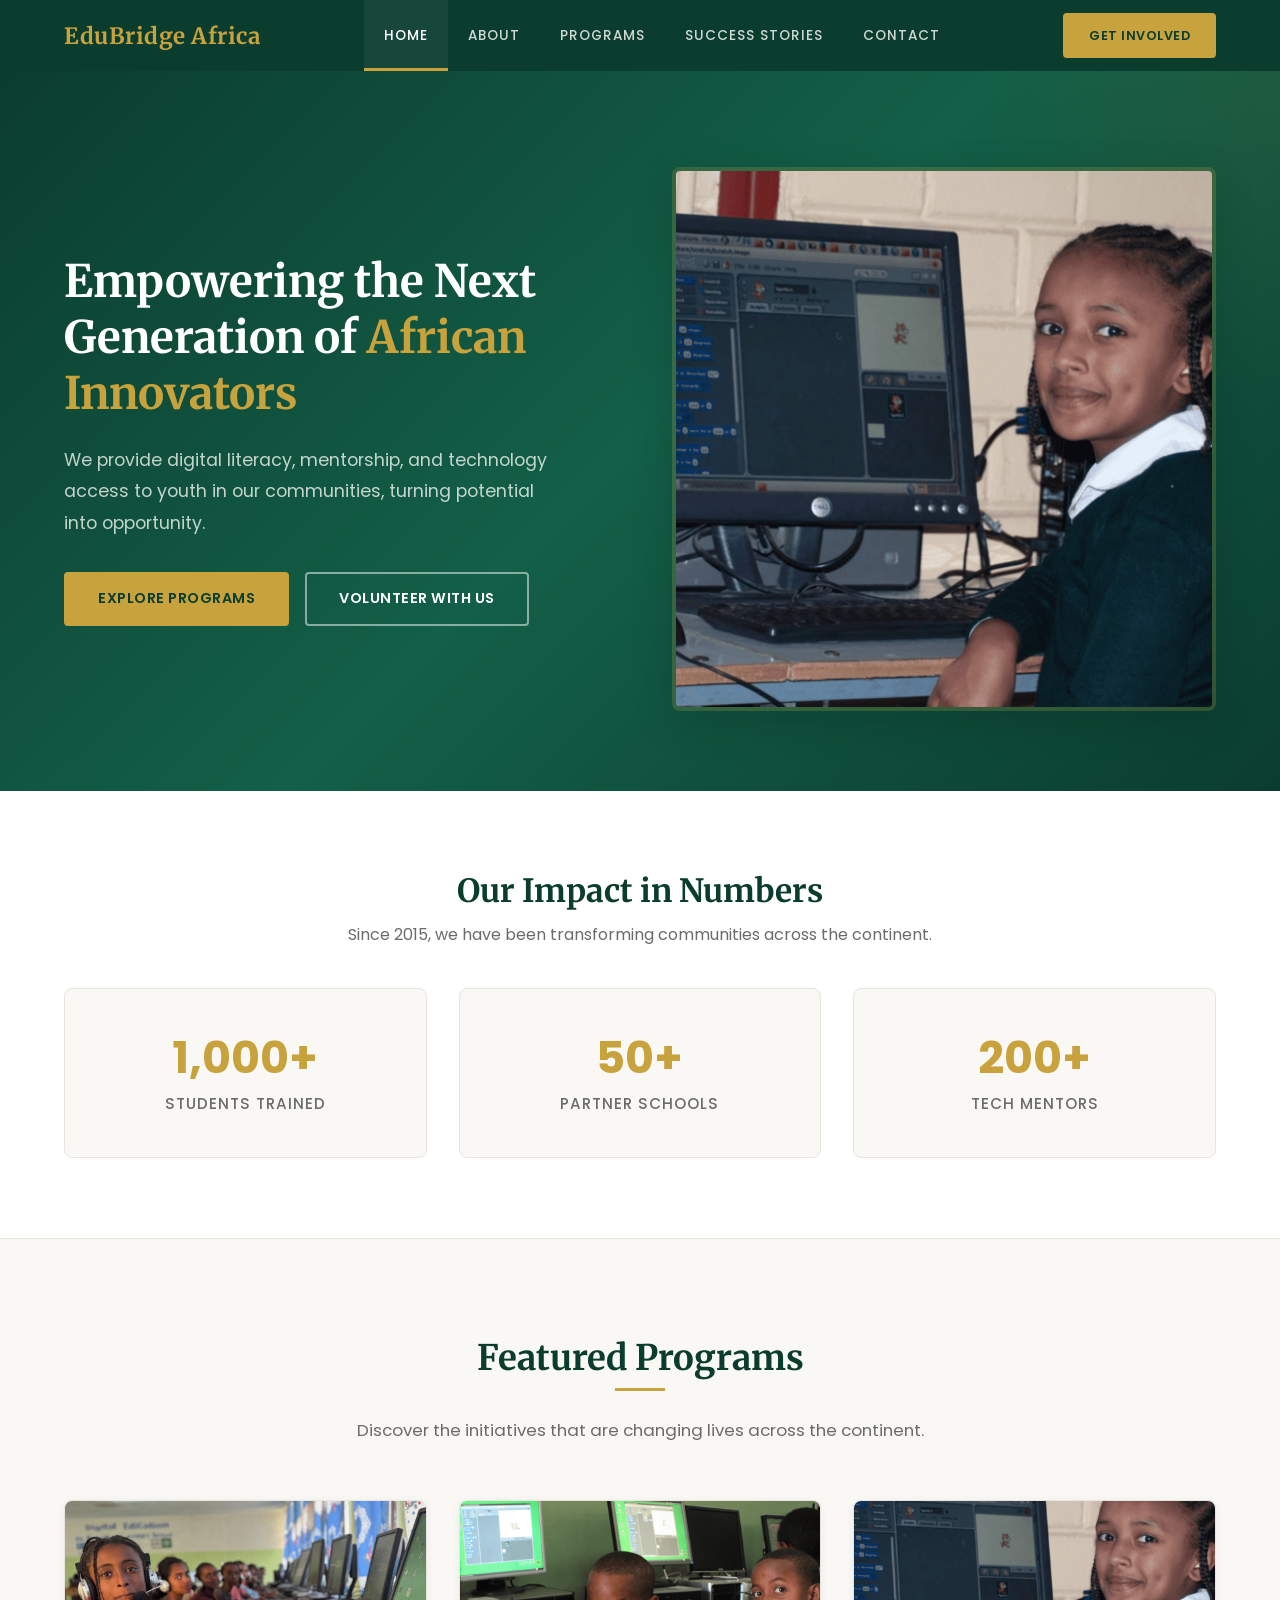
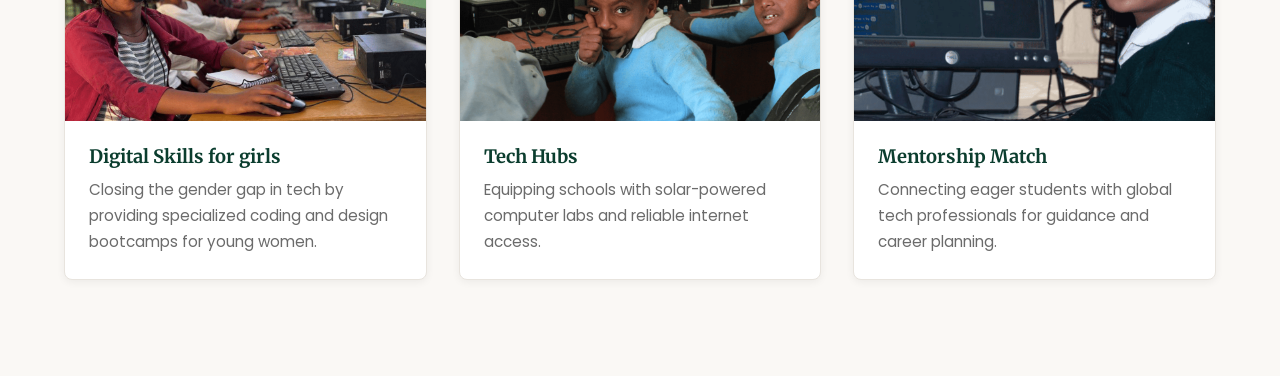
<file: index.html>
<!DOCTYPE html>
<html lang="en">

<head>
    <meta charset="UTF-8">
    <meta name="viewport" content="width=device-width, initial-scale=1.0">
    <meta name="description"
        content="EduBridge Africa empowers youth in rural communities with digital literacy, mentorship, and technology access. Bridging the digital divide across Africa.">
    <title>EduBridge Africa | Bridging the Digital Divide</title>
    <link rel="stylesheet" href="style.css">
    <link
        href="https://fonts.googleapis.com/css2?family=Merriweather:wght@400;700&family=Poppins:wght@300;400;500;600;700&display=swap"
        rel="stylesheet">
</head>

<body>

    <!-- Navigation -->
    <header class="navbar">
        <div class="container nav-container">
            <a href="index.html" class="logo">EduBridge Africa</a>
            <input type="checkbox" id="menu-toggle" class="menu-toggle sr-only">
            <label for="menu-toggle" class="hamburger" aria-label="Toggle navigation">
                <span></span>
                <span></span>
                <span></span>
            </label>
            <div class="nav-menu">
                <nav>
                    <ul class="nav-links">
                        <li><a href="index.html" class="active">Home</a></li>
                        <li><a href="about.html">About</a></li>
                        <li><a href="programs.html">Programs</a></li>
                        <li><a href="success.html">Success Stories</a></li>
                        <li><a href="contact.html">Contact</a></li>
                    </ul>
                </nav>
                <a href="involved.html" class="btn btn-primary nav-cta-mobile">Get Involved</a>
            </div>
            <div class="nav-cta">
                <a href="involved.html" class="btn btn-primary">Get Involved</a>
            </div>
            <label for="menu-toggle" class="nav-overlay"></label>
        </div>
    </header>

    <!-- Hero Section -->
    <section class="hero">
        <div class="container hero-content">
            <div class="hero-text">
                <h1>Empowering the Next Generation of <span>African Innovators</span></h1>
                <p>We provide digital literacy, mentorship, and technology access to youth in our communities, turning
                    potential into opportunity.</p>
                <div class="hero-buttons">
                    <a href="programs.html" class="btn btn-primary">Explore Programs</a>
                    <a href="involved.html" class="btn btn-outline-white">Volunteer With Us</a>
                </div>
            </div>
            <div class="hero-image">
                <img src="/images/Ethiopia.png" alt="A girl working with a computer">
            </div>
        </div>
    </section>

    <!-- Impact Stats -->
    <section class="impact">
        <div class="container">
            <h2>Our Impact in Numbers</h2>
            <p>Since 2015, we have been transforming communities across the continent.</p>
            <div class="impact-grid">
                <div class="impact-stat">
                    <h3>1,000+</h3>
                    <p>Students Trained</p>
                </div>
                <div class="impact-stat">
                    <h3>50+</h3>
                    <p>Partner Schools</p>
                </div>
                <div class="impact-stat">
                    <h3>200+</h3>
                    <p>Tech Mentors</p>
                </div>
            </div>
        </div>
    </section>

    <!-- Featured Programs -->
    <section class="programs-section">
        <div class="container">
            <div class="section-title">
                <h2>Featured Programs</h2>
                <p>Discover the initiatives that are changing lives across the continent.</p>
            </div>
            <div class="program-grid">
                <div class="card">
                    <div class="card-img-wrapper">
                        <img src="images/Bethlehem-Meretue.png" alt="girls coding on laptops">
                    </div>
                    <div class="card-content">
                        <h3>Digital Skills for girls</h3>
                        <p>Closing the gender gap in tech by providing specialized coding and design bootcamps for young
                            women.</p>
                    </div>
                </div>
                <div class="card">
                    <div class="card-img-wrapper">
                        <img src="images/Ethiopia2.png" alt="Solar-powered computer lab in a rural school">
                    </div>
                    <div class="card-content">
                        <h3>Tech Hubs</h3>
                        <p>Equipping schools with solar-powered computer labs and reliable internet access.</p>
                    </div>
                </div>
                <div class="card">
                    <div class="card-img-wrapper">
                        <img src="images/Ethiopia.png" alt="Student on a video mentorship call">
                    </div>
                    <div class="card-content">
                        <h3>Mentorship Match</h3>
                        <p>Connecting eager students with global tech professionals for guidance and career planning.
                        </p>
                    </div>
                </div>
            </div>
        </div>
    </section>



</body>

</html>
</file>
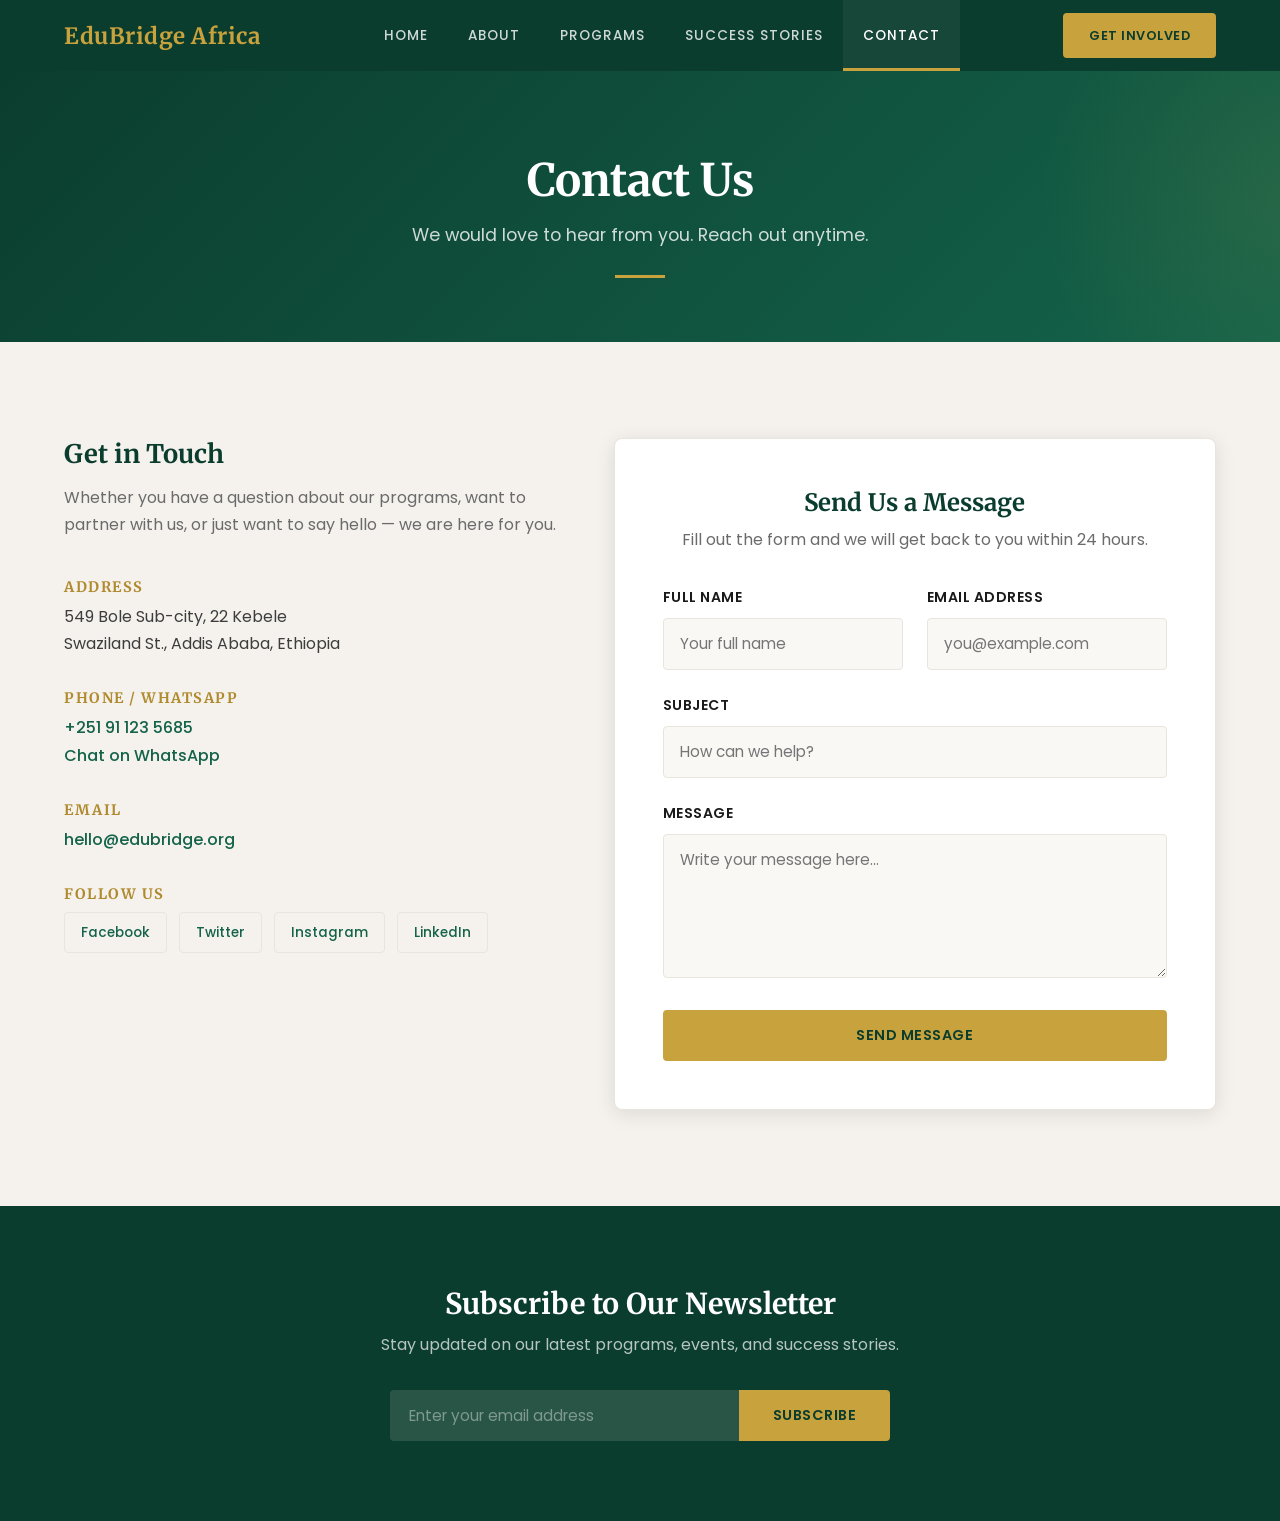
<file: contact.html>
<!DOCTYPE html>
<html lang="en">

<head>
    <meta charset="UTF-8">
    <meta name="viewport" content="width=device-width, initial-scale=1.0">
    <meta name="description"
        content="Contact EduBridge Africa. Reach us by phone, WhatsApp, or email. Sign up for our newsletter.">
    <title>Contact Us | EduBridge Africa</title>
    <link rel="stylesheet" href="style.css">
    <link
        href="https://fonts.googleapis.com/css2?family=Merriweather:wght@400;700&family=Poppins:wght@300;400;500;600;700&display=swap"
        rel="stylesheet">
</head>

<body>

    <!-- Navigation -->
    <header class="navbar">
        <div class="container nav-container">
            <a href="index.html" class="logo">EduBridge Africa</a>
            <input type="checkbox" id="menu-toggle" class="menu-toggle sr-only">
            <label for="menu-toggle" class="hamburger" aria-label="Toggle navigation">
                <span></span>
                <span></span>
                <span></span>
            </label>
            <div class="nav-menu">
                <nav>
                    <ul class="nav-links">
                        <li><a href="index.html">Home</a></li>
                        <li><a href="about.html">About</a></li>
                        <li><a href="programs.html">Programs</a></li>
                        <li><a href="success.html">Success Stories</a></li>
                        <li><a href="contact.html" class="active">Contact</a></li>
                    </ul>
                </nav>
                <a href="involved.html" class="btn btn-primary nav-cta-mobile">Get Involved</a>
            </div>
            <div class="nav-cta">
                <a href="involved.html" class="btn btn-primary">Get Involved</a>
            </div>
            <label for="menu-toggle" class="nav-overlay"></label>
        </div>
    </header>

    <!-- Page Header -->
    <section class="page-header">
        <div class="container">
            <h1>Contact Us</h1>
            <p>We would love to hear from you. Reach out anytime.</p>
            <div class="accent-bar"></div>
        </div>
    </section>

    <!-- Contact Section -->
    <section class="form-section">
        <div class="container">
            <div class="contact-layout">

                <!-- Contact Info -->
                <div class="contact-info">
                    <h2>Get in Touch</h2>
                    <p>Whether you have a question about our programs, want to partner with us, or just want to say
                        hello — we are here for you.</p>

                    <div class="contact-item">
                        <h3>Address</h3>
                        <p>549 Bole Sub-city, 22 Kebele<br>Swaziland St., Addis Ababa, Ethiopia</p>
                    </div>

                    <div class="contact-item">
                        <h3>Phone / WhatsApp</h3>
                        <p><a href="tel:+251911235685">+251 91 123 5685</a></p>
                        <p><a href="https://wa.me/251911235685">Chat on WhatsApp</a></p>
                    </div>

                    <div class="contact-item">
                        <h3>Email</h3>
                        <p><a href="mailto:hello@edubridge.org">hello@edubridge.org</a></p>
                    </div>

                    <div class="contact-item">
                        <h3>Follow Us</h3>
                        <div class="social-links">
                            <a href="#" class="social-link">Facebook</a>
                            <a href="#" class="social-link">Twitter</a>
                            <a href="#" class="social-link">Instagram</a>
                            <a href="#" class="social-link">LinkedIn</a>
                        </div>
                    </div>
                </div>

                <!-- Contact Form -->
                <div class="form-container">
                    <h2>Send Us a Message</h2>
                    <p>Fill out the form and we will get back to you within 24 hours.</p>
                    <form>
                        <div class="form-row">
                            <div class="form-group">
                                <label for="contact-name">Full Name</label>
                                <input type="text" id="contact-name" name="name" placeholder="Your full name" required>
                            </div>
                            <div class="form-group">
                                <label for="contact-email">Email Address</label>
                                <input type="email" id="contact-email" name="email" placeholder="you@example.com"
                                    required>
                            </div>
                        </div>
                        <div class="form-group">
                            <label for="contact-subject">Subject</label>
                            <input type="text" id="contact-subject" name="subject" placeholder="How can we help?"
                                required>
                        </div>
                        <div class="form-group">
                            <label for="contact-message">Message</label>
                            <textarea id="contact-message" name="message" rows="5"
                                placeholder="Write your message here..."></textarea>
                        </div>
                        <button type="submit" class="btn btn-primary" style="width:100%; text-align:center;">Send
                            Message</button>
                    </form>
                </div>

            </div>
        </div>
    </section>

    <!-- Newsletter -->
    <section class="newsletter-section">
        <div class="container">
            <h2>Subscribe to Our Newsletter</h2>
            <p>Stay updated on our latest programs, events, and success stories.</p>
            <form class="newsletter-form-inline">
                <label for="nl-email" class="sr-only">Email Address</label>
                <input type="email" id="nl-email" name="email" placeholder="Enter your email address" required>
                <button type="submit" class="btn btn-primary">Subscribe</button>
            </form>
        </div>
    </section>



</body>

</html>
</file>
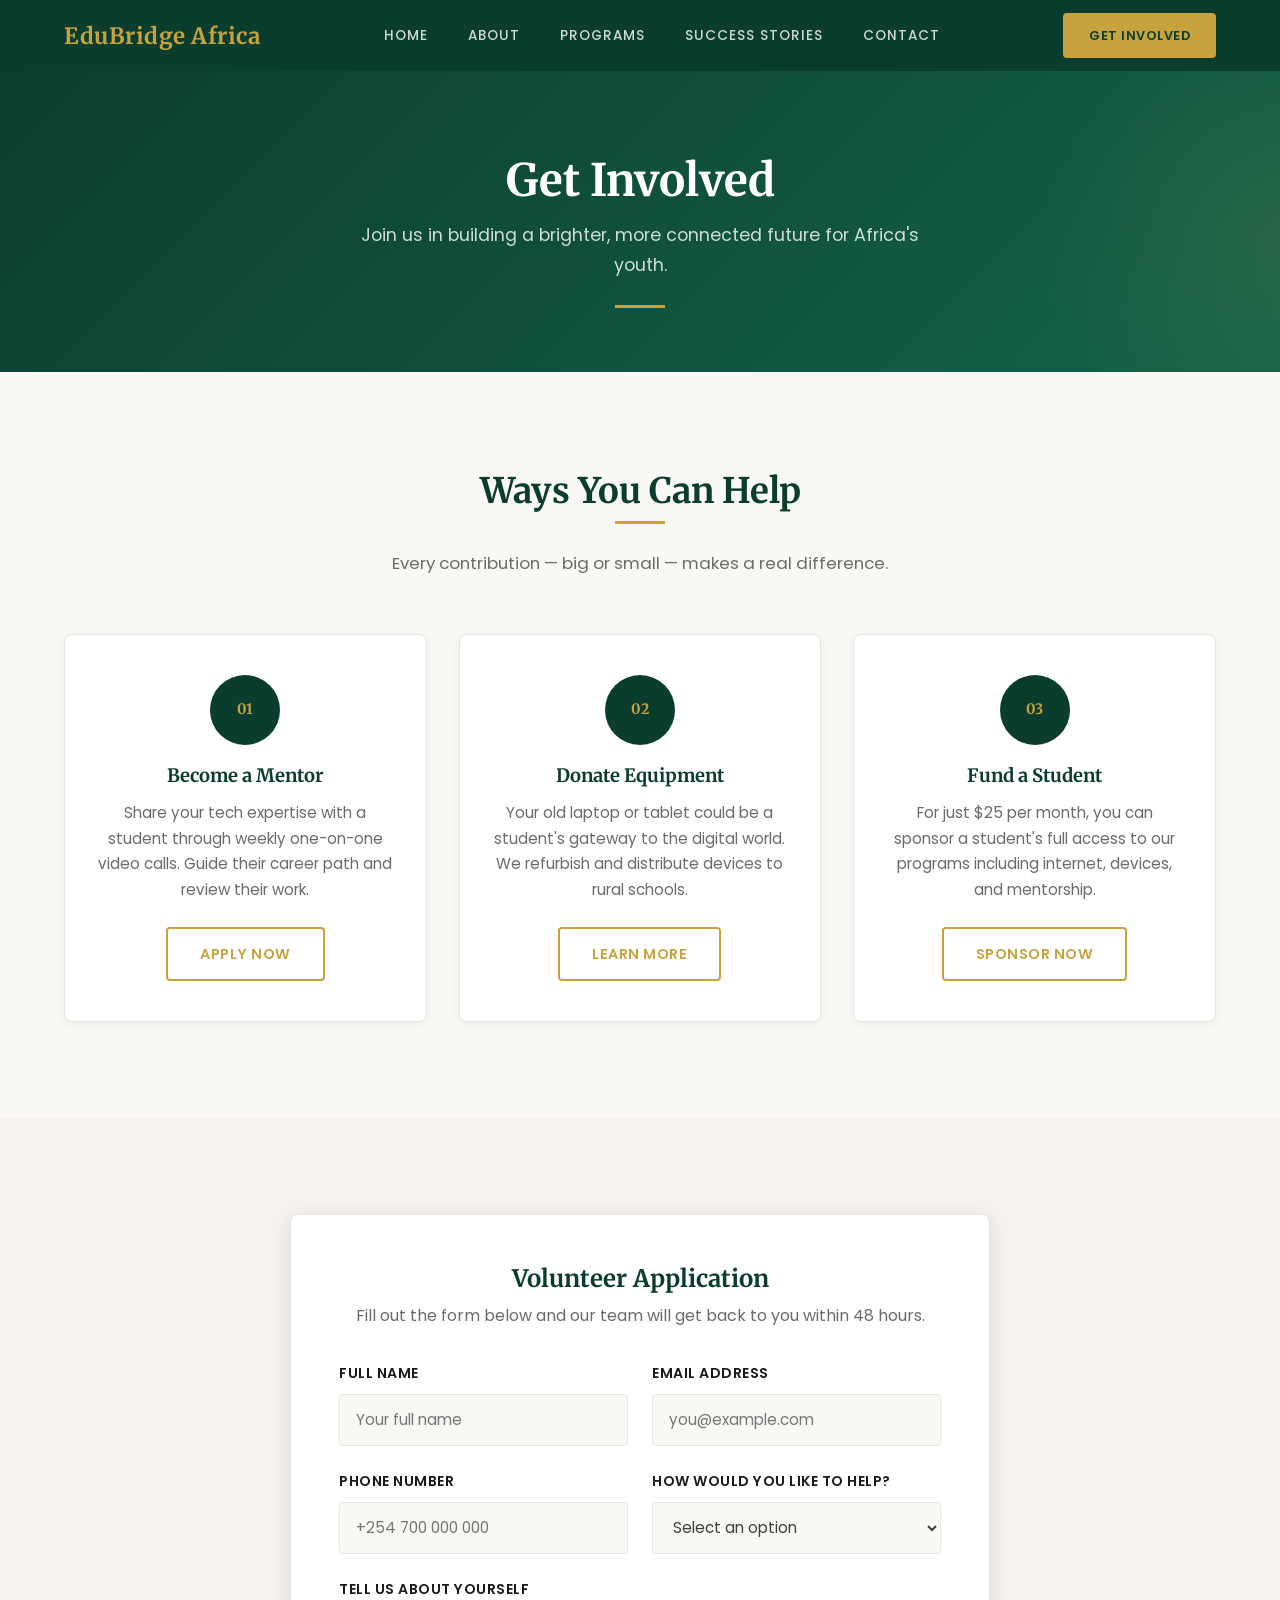
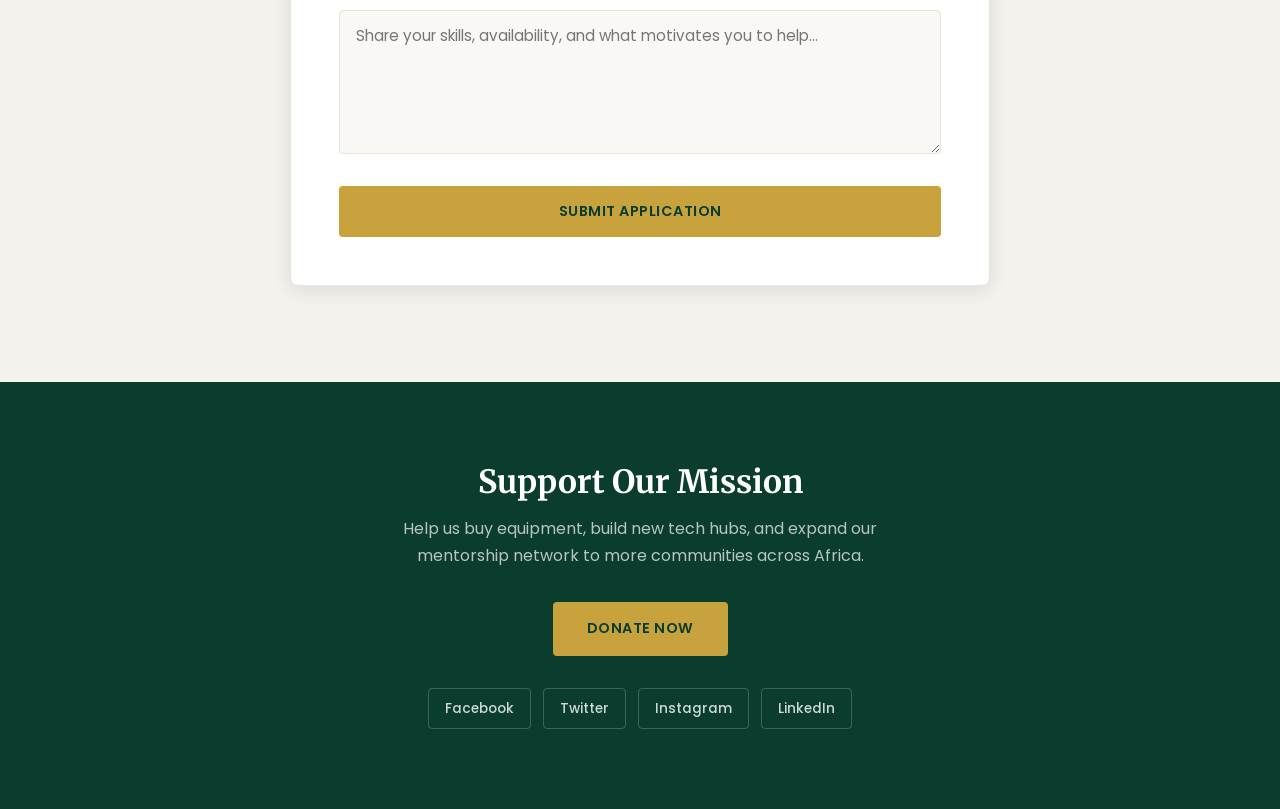
<file: involved.html>
<!DOCTYPE html>
<html lang="en">
<head>
    <meta charset="UTF-8">
    <meta name="viewport" content="width=device-width, initial-scale=1.0">
    <meta name="description" content="Get involved with EduBridge Africa. Volunteer your skills, donate equipment, or become a mentor to help bridge the digital divide.">
    <title>Get Involved | EduBridge Africa</title>
    <link rel="stylesheet" href="style.css">
    <link href="https://fonts.googleapis.com/css2?family=Merriweather:wght@400;700&family=Poppins:wght@300;400;500;600;700&display=swap" rel="stylesheet">
</head>
<body>

    <!-- Navigation -->
    <header class="navbar">
        <div class="container nav-container">
            <a href="index.html" class="logo">EduBridge Africa</a>
            <input type="checkbox" id="menu-toggle" class="menu-toggle sr-only">
            <label for="menu-toggle" class="hamburger" aria-label="Toggle navigation">
                <span></span>
                <span></span>
                <span></span>
            </label>
            <div class="nav-menu">
                <nav>
                    <ul class="nav-links">
                        <li><a href="index.html">Home</a></li>
                        <li><a href="about.html">About</a></li>
                        <li><a href="programs.html">Programs</a></li>
                        <li><a href="success.html">Success Stories</a></li>
                        <li><a href="contact.html">Contact</a></li>
                    </ul>
                </nav>
                <a href="involved.html" class="btn btn-primary nav-cta-mobile">Get Involved</a>
            </div>
            <div class="nav-cta">
                <a href="involved.html" class="btn btn-primary">Get Involved</a>
            </div>
            <label for="menu-toggle" class="nav-overlay"></label>
        </div>
    </header>

    <!-- Page Header -->
    <section class="page-header">
        <div class="container">
            <h1>Get Involved</h1>
            <p>Join us in building a brighter, more connected future for Africa's youth.</p>
            <div class="accent-bar"></div>
        </div>
    </section>

    <!-- Ways to Help -->
    <section class="ways-section">
        <div class="container">
            <div class="section-title">
                <h2>Ways You Can Help</h2>
                <p>Every contribution — big or small — makes a real difference.</p>
            </div>
            <div class="ways-grid">
                <div class="way-card">
                    <div class="way-icon">01</div>
                    <h3>Become a Mentor</h3>
                    <p>Share your tech expertise with a student through weekly one-on-one video calls. Guide their career path and review their work.</p>
                    <a href="#volunteer-form" class="btn btn-secondary">Apply Now</a>
                </div>
                <div class="way-card">
                    <div class="way-icon">02</div>
                    <h3>Donate Equipment</h3>
                    <p>Your old laptop or tablet could be a student's gateway to the digital world. We refurbish and distribute devices to rural schools.</p>
                    <a href="#volunteer-form" class="btn btn-secondary">Learn More</a>
                </div>
                <div class="way-card">
                    <div class="way-icon">03</div>
                    <h3>Fund a Student</h3>
                    <p>For just $25 per month, you can sponsor a student's full access to our programs including internet, devices, and mentorship.</p>
                    <a href="#donate" class="btn btn-secondary">Sponsor Now</a>
                </div>
            </div>
        </div>
    </section>

    <!-- Volunteer Form -->
    <section class="form-section" id="volunteer-form">
        <div class="container">
            <div class="form-container">
                <h2>Volunteer Application</h2>
                <p>Fill out the form below and our team will get back to you within 48 hours.</p>
                <form>
                    <div class="form-row">
                        <div class="form-group">
                            <label for="vol-name">Full Name</label>
                            <input type="text" id="vol-name" name="name" placeholder="Your full name" required>
                        </div>
                        <div class="form-group">
                            <label for="vol-email">Email Address</label>
                            <input type="email" id="vol-email" name="email" placeholder="you@example.com" required>
                        </div>
                    </div>
                    <div class="form-row">
                        <div class="form-group">
                            <label for="vol-phone">Phone Number</label>
                            <input type="tel" id="vol-phone" name="phone" placeholder="+254 700 000 000">
                        </div>
                        <div class="form-group">
                            <label for="vol-role">How Would You Like to Help?</label>
                            <select id="vol-role" name="role" required>
                                <option value="" disabled selected>Select an option</option>
                                <option value="mentor">Become a Mentor</option>
                                <option value="donate-equipment">Donate Equipment</option>
                                <option value="fund">Fund a Student</option>
                                <option value="volunteer-onsite">Volunteer On-Site</option>
                                <option value="other">Other</option>
                            </select>
                        </div>
                    </div>
                    <div class="form-group">
                        <label for="vol-message">Tell Us About Yourself</label>
                        <textarea id="vol-message" name="message" rows="5" placeholder="Share your skills, availability, and what motivates you to help..."></textarea>
                    </div>
                    <button type="submit" class="btn btn-primary" style="width:100%; text-align:center;">Submit Application</button>
                </form>
            </div>
        </div>
    </section>

    <!-- Donation CTA -->
    <section class="donation-section" id="donate">
        <div class="container">
            <h2>Support Our Mission</h2>
            <p>Help us buy equipment, build new tech hubs, and expand our mentorship network to more communities across Africa.</p>
            <a href="#" class="btn btn-primary">Donate Now</a>
            <div class="social-links" style="margin-top:2rem; justify-content:center;">
                <a href="#" class="social-link" style="border-color:rgba(255,255,255,0.2); color:rgba(255,255,255,0.8);">Facebook</a>
                <a href="#" class="social-link" style="border-color:rgba(255,255,255,0.2); color:rgba(255,255,255,0.8);">Twitter</a>
                <a href="#" class="social-link" style="border-color:rgba(255,255,255,0.2); color:rgba(255,255,255,0.8);">Instagram</a>
                <a href="#" class="social-link" style="border-color:rgba(255,255,255,0.2); color:rgba(255,255,255,0.8);">LinkedIn</a>
            </div>
        </div>
    </section>



</body>
</html>
</file>
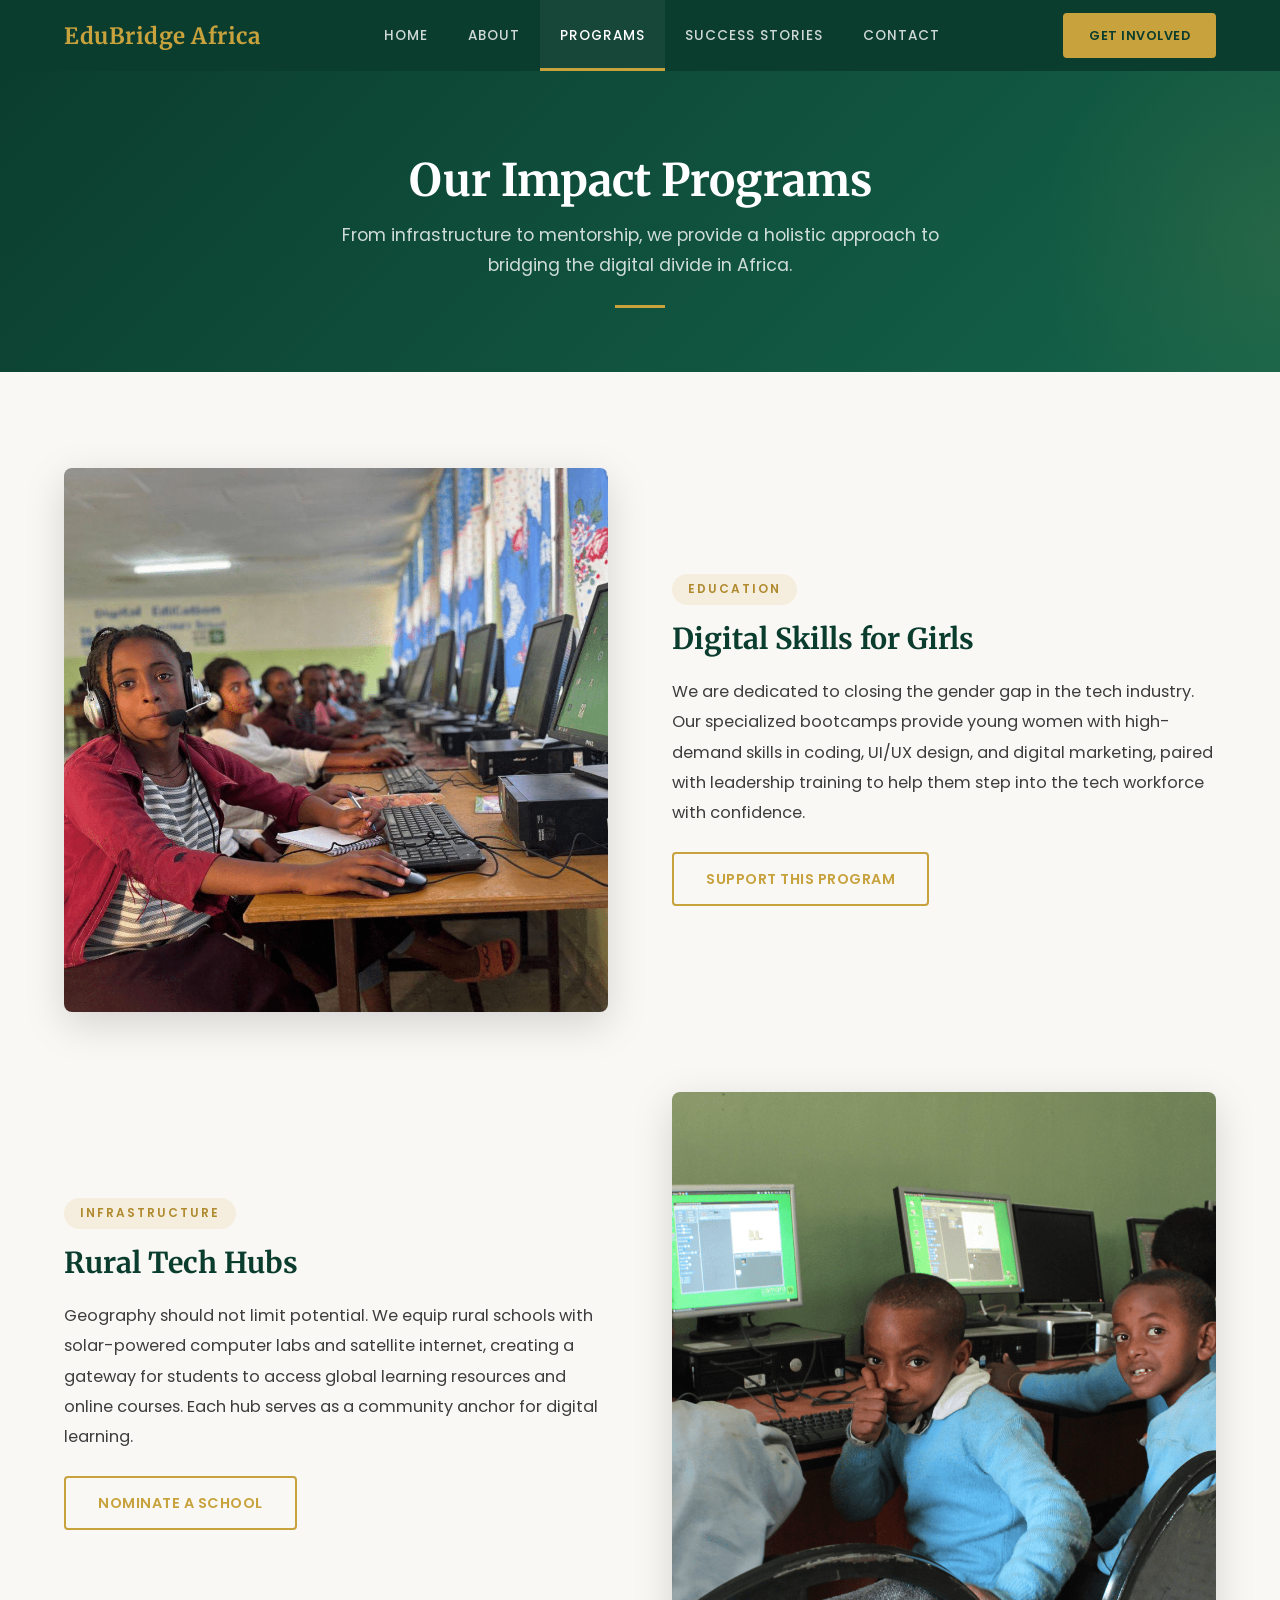
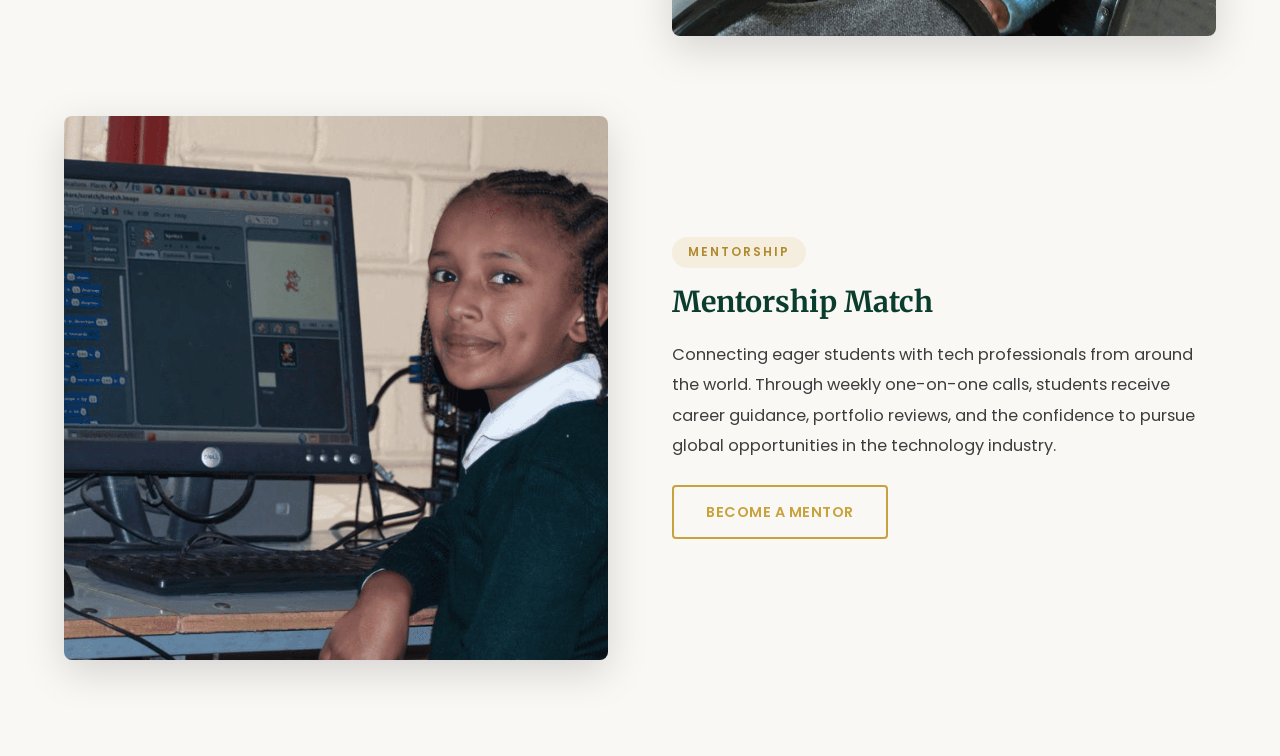
<file: programs.html>
<!DOCTYPE html>
<html lang="en">

<head>
    <meta charset="UTF-8">
    <meta name="viewport" content="width=device-width, initial-scale=1.0">
    <meta name="description"
        content="Explore EduBridge Africa's impact programs including Digital Skills for Girls, Rural Tech Hubs, and Mentorship Match.">
    <title>Our Programs | EduBridge Africa</title>
    <link rel="stylesheet" href="style.css">
    <link
        href="https://fonts.googleapis.com/css2?family=Merriweather:wght@400;700&family=Poppins:wght@300;400;500;600;700&display=swap"
        rel="stylesheet">
</head>

<body>

    <!-- Navigation -->
    <header class="navbar">
        <div class="container nav-container">
            <a href="index.html" class="logo">EduBridge Africa</a>
            <input type="checkbox" id="menu-toggle" class="menu-toggle sr-only">
            <label for="menu-toggle" class="hamburger" aria-label="Toggle navigation">
                <span></span>
                <span></span>
                <span></span>
            </label>
            <div class="nav-menu">
                <nav>
                    <ul class="nav-links">
                        <li><a href="index.html">Home</a></li>
                        <li><a href="about.html">About</a></li>
                        <li><a href="programs.html" class="active">Programs</a></li>
                        <li><a href="success.html">Success Stories</a></li>
                        <li><a href="contact.html">Contact</a></li>
                    </ul>
                </nav>
                <a href="involved.html" class="btn btn-primary nav-cta-mobile">Get Involved</a>
            </div>
            <div class="nav-cta">
                <a href="involved.html" class="btn btn-primary">Get Involved</a>
            </div>
            <label for="menu-toggle" class="nav-overlay"></label>
        </div>
    </header>

    <!-- Page Header -->
    <section class="page-header">
        <div class="container">
            <h1>Our Impact Programs</h1>
            <p>From infrastructure to mentorship, we provide a holistic approach to bridging the digital divide in
                Africa.</p>
            <div class="accent-bar"></div>
        </div>
    </section>

    <!-- Program List -->
    <section class="program-list">
        <div class="container">

            <!-- Program 1 -->
            <div class="program-item">
                <div class="program-image">
                    <img src="images/Bethlehem-Meretue.png" alt="Young African girls coding in a classroom">
                </div>
                <div class="program-text">
                    <span class="tag">Education</span>
                    <h2>Digital Skills for Girls</h2>
                    <p>We are dedicated to closing the gender gap in the tech industry. Our specialized bootcamps
                        provide young women with high-demand skills in coding, UI/UX design, and digital marketing,
                        paired with leadership training to help them step into the tech workforce with confidence.</p>
                    <a href="involved.html" class="btn btn-secondary">Support This Program</a>
                </div>
            </div>

            <!-- Program 2 -->
            <div class="program-item reverse">
                <div class="program-image">
                    <img src="images/Ethiopia2.png" alt="Solar powered computer lab in a rural school">
                </div>
                <div class="program-text">
                    <span class="tag">Infrastructure</span>
                    <h2>Rural Tech Hubs</h2>
                    <p>Geography should not limit potential. We equip rural schools with solar-powered computer labs and
                        satellite internet, creating a gateway for students to access global learning resources and
                        online courses. Each hub serves as a community anchor for digital learning.</p>
                    <a href="involved.html" class="btn btn-secondary">Nominate a School</a>
                </div>
            </div>

            <!-- Program 3 -->
            <div class="program-item">
                <div class="program-image">
                    <img src="images/Ethiopia.png" alt="Student on a video mentorship call">
                </div>
                <div class="program-text">
                    <span class="tag">Mentorship</span>
                    <h2>Mentorship Match</h2>
                    <p>Connecting eager students with tech professionals from around the world. Through weekly
                        one-on-one calls, students receive career guidance, portfolio reviews, and the confidence to
                        pursue global opportunities in the technology industry.</p>
                    <a href="involved.html" class="btn btn-secondary">Become a Mentor</a>
                </div>
            </div>

        </div>
    </section>



</body>

</html>
</file>
<file: style.css>
/* ============================================================
   EduBridge Africa — Unified Stylesheet
   Inspired by Ahaspora: deep greens, gold accents, bold pro feel
   ============================================================ */

/* --- CSS Variables (Design Tokens) --- */
:root {
    --primary-deep: #0B3D2E;
    --primary-mid: #14634A;
    --primary-light: #1A8F6A;
    --accent-gold: #C8A23D;
    --accent-gold-hover: #B08A2E;
    --accent-gold-light: rgba(200, 162, 61, 0.12);
    --bg-cream: #FAF8F5;
    --bg-white: #ffffff;
    --bg-offwhite: #F5F2EE;
    --text-dark: #1A1A1A;
    --text-body: #3D3D3D;
    --text-muted: #6B6B6B;
    --text-light: #8A8A8A;
    --border-light: #E8E4DE;
    --shadow-sm: 0 2px 8px rgba(0, 0, 0, 0.06);
    --shadow-md: 0 4px 20px rgba(0, 0, 0, 0.1);
    --shadow-lg: 0 12px 40px rgba(0, 0, 0, 0.15);
    --radius-sm: 4px;
    --radius-md: 8px;
    --radius-lg: 16px;
    --radius-pill: 50px;
    --font-heading: 'Merriweather', serif;
    --font-body: 'Poppins', sans-serif;
    --transition-fast: 0.2s ease;
    --transition-base: 0.3s ease;
}

/* --- Reset & Base --- */
*,
*::before,
*::after {
    margin: 0;
    padding: 0;
    box-sizing: border-box;
}

html {
    scroll-behavior: smooth;
}

body {
    font-family: var(--font-body);
    background-color: var(--bg-cream);
    color: var(--text-body);
    line-height: 1.7;
    overflow-x: hidden;
    -webkit-font-smoothing: antialiased;
}

h1, h2, h3, h4 {
    font-family: var(--font-heading);
    margin-bottom: 1rem;
    line-height: 1.3;
    color: var(--text-dark);
}

a {
    text-decoration: none;
    color: inherit;
    transition: color var(--transition-fast);
}

ul {
    list-style: none;
}

img {
    max-width: 100%;
    height: auto;
    display: block;
}

/* --- Utility Classes --- */
.container {
    width: 100%;
    max-width: 1200px;
    margin: 0 auto;
    padding: 0 24px;
}

.sr-only {
    position: absolute;
    width: 1px;
    height: 1px;
    padding: 0;
    margin: -1px;
    overflow: hidden;
    clip: rect(0, 0, 0, 0);
    border: 0;
}

.section-label {
    display: inline-block;
    background: var(--accent-gold-light);
    color: var(--accent-gold);
    padding: 6px 18px;
    border-radius: var(--radius-pill);
    font-weight: 600;
    font-size: 0.75rem;
    margin-bottom: 1rem;
    text-transform: uppercase;
    letter-spacing: 2px;
}

.section-title {
    text-align: center;
    margin-bottom: 3.5rem;
}

.section-title h2 {
    font-size: 2.2rem;
    position: relative;
    display: inline-block;
    color: var(--primary-deep);
}

.section-title h2::after {
    content: '';
    position: absolute;
    bottom: -10px;
    left: 50%;
    transform: translateX(-50%);
    width: 50px;
    height: 3px;
    background: var(--accent-gold);
}

.section-title p {
    color: var(--text-muted);
    font-size: 1.05rem;
    margin-top: 1.2rem;
    max-width: 600px;
    margin-left: auto;
    margin-right: auto;
}

/* --- Buttons --- */
.btn {
    display: inline-block;
    padding: 0.8rem 2rem;
    border-radius: var(--radius-sm);
    font-weight: 600;
    font-size: 0.9rem;
    font-family: var(--font-body);
    cursor: pointer;
    border: 2px solid transparent;
    transition: all var(--transition-base);
    letter-spacing: 0.5px;
    text-transform: uppercase;
}

.btn-primary {
    background: var(--accent-gold);
    color: var(--primary-deep);
    border-color: var(--accent-gold);
}

.btn-primary:hover {
    background: var(--accent-gold-hover);
    border-color: var(--accent-gold-hover);
    transform: translateY(-2px);
    box-shadow: 0 4px 15px rgba(200, 162, 61, 0.3);
}

.btn-secondary {
    background-color: transparent;
    color: var(--accent-gold);
    border: 2px solid var(--accent-gold);
}

.btn-secondary:hover {
    background-color: var(--accent-gold);
    color: var(--primary-deep);
    transform: translateY(-2px);
}

.btn-white {
    background-color: #fff;
    color: var(--primary-deep);
    font-weight: 700;
}

.btn-white:hover {
    background-color: var(--accent-gold);
    color: var(--primary-deep);
    transform: translateY(-2px);
}

.btn-outline-white {
    background: transparent;
    color: #fff;
    border: 2px solid rgba(255,255,255,0.5);
}

.btn-outline-white:hover {
    background: #fff;
    color: var(--primary-deep);
    border-color: #fff;
}


/* ============================================================
   NAVIGATION
   ============================================================ */
.navbar {
    background-color: var(--primary-deep);
    padding: 0;
    position: sticky;
    top: 0;
    z-index: 1000;
}

.nav-container {
    display: flex;
    justify-content: space-between;
    align-items: center;
    min-height: 70px;
}

.logo {
    font-family: var(--font-heading);
    font-size: 1.4rem;
    font-weight: 700;
    color: var(--accent-gold);
    letter-spacing: 0.5px;
}

.nav-links {
    display: flex;
    gap: 0;
    align-items: center;
}

.nav-links li a {
    display: block;
    padding: 24px 20px;
    font-weight: 500;
    font-size: 0.85rem;
    color: rgba(255, 255, 255, 0.8);
    text-transform: uppercase;
    letter-spacing: 1px;
    position: relative;
    transition: all var(--transition-base);
}

.nav-links li a::after {
    content: '';
    position: absolute;
    bottom: 0;
    left: 0;
    width: 0;
    height: 3px;
    background: var(--accent-gold);
    transition: width var(--transition-base);
}

.nav-links li a:hover,
.nav-links li a.active {
    color: #fff;
    background: rgba(255, 255, 255, 0.05);
}

.nav-links li a:hover::after,
.nav-links li a.active::after {
    width: 100%;
}

.nav-cta .btn {
    padding: 0.6rem 1.5rem;
    font-size: 0.8rem;
}

/* Pure CSS Hamburger Menu */
.menu-toggle {
    display: none;
}

.hamburger {
    display: none;
    flex-direction: column;
    gap: 5px;
    cursor: pointer;
    padding: 5px;
    z-index: 1001;
}

.hamburger span {
    display: block;
    width: 26px;
    height: 2px;
    background-color: #fff;
    transition: all var(--transition-base);
}

/* Mobile menu via CSS checkbox */
.menu-toggle:checked ~ .nav-menu {
    right: 0;
}

.menu-toggle:checked ~ .nav-overlay {
    display: block;
}

.menu-toggle:checked ~ .hamburger span:nth-child(1) {
    transform: rotate(45deg) translate(5px, 5px);
}

.menu-toggle:checked ~ .hamburger span:nth-child(2) {
    opacity: 0;
}

.menu-toggle:checked ~ .hamburger span:nth-child(3) {
    transform: rotate(-45deg) translate(5px, -5px);
}


/* ============================================================
   HERO SECTION (Home)
   ============================================================ */
.hero {
    padding: 6rem 0 5rem;
    background: var(--primary-deep);
    position: relative;
    overflow: hidden;
}

.hero::before {
    content: '';
    position: absolute;
    top: 0;
    left: 0;
    width: 100%;
    height: 100%;
    background: linear-gradient(135deg, var(--primary-deep) 0%, var(--primary-mid) 50%, var(--primary-deep) 100%);
    opacity: 0.9;
}

.hero::after {
    content: '';
    position: absolute;
    top: -50%;
    right: -30%;
    width: 700px;
    height: 700px;
    background: radial-gradient(circle, rgba(200, 162, 61, 0.08) 0%, transparent 70%);
    border-radius: 50%;
    pointer-events: none;
}

.hero-content {
    display: flex;
    align-items: center;
    gap: 4rem;
    position: relative;
    z-index: 1;
}

.hero-text {
    flex: 1;
}

.hero-text h1 {
    font-size: 2.8rem;
    line-height: 1.25;
    margin-bottom: 1.5rem;
    color: #fff;
}

.hero-text h1 span {
    color: var(--accent-gold);
}

.hero-text p {
    font-size: 1.1rem;
    margin-bottom: 2rem;
    color: rgba(255, 255, 255, 0.75);
    max-width: 500px;
    line-height: 1.8;
}

.hero-buttons {
    display: flex;
    gap: 1rem;
    flex-wrap: wrap;
}

.hero-image {
    flex: 1;
    position: relative;
}

.hero-image img {
    width: 100%;
    border-radius: var(--radius-md);
    box-shadow: var(--shadow-lg);
    border: 4px solid rgba(200, 162, 61, 0.2);
}


/* ============================================================
   IMPACT STATS
   ============================================================ */
.impact {
    background: var(--bg-white);
    padding: 5rem 0;
    text-align: center;
    border-bottom: 1px solid var(--border-light);
}

.impact h2 {
    font-size: 2rem;
    color: var(--primary-deep);
    margin-bottom: 0.5rem;
}

.impact > .container > p {
    color: var(--text-muted);
    margin-bottom: 2.5rem;
}

.impact-grid {
    display: grid;
    grid-template-columns: repeat(3, 1fr);
    gap: 2rem;
}

.impact-stat {
    padding: 2.5rem 2rem;
    border-radius: var(--radius-md);
    background: var(--bg-cream);
    border: 1px solid var(--border-light);
    transition: transform var(--transition-base), box-shadow var(--transition-base);
}

.impact-stat:hover {
    transform: translateY(-4px);
    box-shadow: var(--shadow-md);
}

.impact-stat h3 {
    font-size: 2.8rem;
    color: var(--accent-gold);
    margin-bottom: 0.25rem;
    font-family: var(--font-body);
    font-weight: 700;
}

.impact-stat p {
    font-size: 0.95rem;
    color: var(--text-muted);
    text-transform: uppercase;
    letter-spacing: 1px;
    font-weight: 500;
}


/* ============================================================
   PROGRAM CARDS (Home Featured)
   ============================================================ */
.programs-section {
    padding: 6rem 0;
}

.program-grid {
    display: grid;
    grid-template-columns: repeat(3, 1fr);
    gap: 2rem;
    margin-top: 2rem;
    text-align: left;
}

.card {
    background-color: var(--bg-white);
    border-radius: var(--radius-md);
    overflow: hidden;
    box-shadow: var(--shadow-sm);
    transition: transform var(--transition-base), box-shadow var(--transition-base);
    border: 1px solid var(--border-light);
}

.card:hover {
    transform: translateY(-6px);
    box-shadow: var(--shadow-lg);
}

.card-img-wrapper {
    overflow: hidden;
    height: 220px;
}

.card img {
    width: 100%;
    height: 100%;
    object-fit: cover;
    transition: transform 0.5s ease;
}

.card:hover img {
    transform: scale(1.05);
}

.card-content {
    padding: 1.5rem;
}

.card-content h3 {
    font-size: 1.15rem;
    margin-bottom: 0.5rem;
    color: var(--primary-deep);
}

.card-content p {
    color: var(--text-muted);
    font-size: 0.95rem;
    line-height: 1.7;
}


/* ============================================================
   PAGE HEADERS (Sub-pages)
   ============================================================ */
.page-header {
    padding: 5rem 0 4rem;
    text-align: center;
    color: #fff;
    position: relative;
    overflow: hidden;
    background: var(--primary-deep);
}

.page-header::before {
    content: '';
    position: absolute;
    top: 0;
    left: 0;
    width: 100%;
    height: 100%;
    background: linear-gradient(135deg, var(--primary-deep) 0%, var(--primary-mid) 100%);
}

.page-header::after {
    content: '';
    position: absolute;
    bottom: -40%;
    right: -20%;
    width: 500px;
    height: 500px;
    background: radial-gradient(circle, rgba(200, 162, 61, 0.1) 0%, transparent 70%);
    border-radius: 50%;
    pointer-events: none;
}

.page-header .container {
    position: relative;
    z-index: 1;
}

.page-header h1 {
    font-size: 2.8rem;
    margin-bottom: 0.75rem;
    color: #fff;
}

.page-header p {
    font-size: 1.1rem;
    opacity: 0.8;
    max-width: 600px;
    margin: 0 auto;
}

.page-header .accent-bar {
    width: 50px;
    height: 3px;
    background: var(--accent-gold);
    margin: 1.5rem auto 0;
}


/* ============================================================
   ABOUT PAGE
   ============================================================ */

/* Problem / Challenge Section */
.problem-section {
    padding: 6rem 0;
}

.content-flex {
    display: flex;
    align-items: center;
    gap: 4rem;
}

.text-block {
    flex: 1;
}

.text-block h2 {
    font-size: 2rem;
    margin-bottom: 1.5rem;
    color: var(--primary-deep);
}

.text-block p {
    color: var(--text-body);
    font-size: 1.02rem;
    margin-bottom: 1rem;
    line-height: 1.85;
}

.image-block {
    flex: 1;
}

.image-block img {
    width: 100%;
    border-radius: var(--radius-md);
    box-shadow: var(--shadow-lg);
}

/* Values Section */
.values-section {
    padding: 6rem 0;
    background-color: var(--primary-deep);
    color: #fff;
}

.values-section .section-title h2 {
    color: #fff;
}

.values-section .section-title p {
    color: rgba(255, 255, 255, 0.7);
}

.values-grid {
    display: grid;
    grid-template-columns: repeat(3, 1fr);
    gap: 2rem;
    margin-top: 2rem;
}

.value-card {
    padding: 2.5rem 2rem;
    background: rgba(255, 255, 255, 0.06);
    border-radius: var(--radius-md);
    text-align: center;
    transition: transform var(--transition-base), background var(--transition-base);
    border: 1px solid rgba(255, 255, 255, 0.08);
}

.value-card:hover {
    transform: translateY(-5px);
    background: rgba(255, 255, 255, 0.1);
}

.value-card .icon {
    font-size: 1.1rem;
    margin-bottom: 1.2rem;
    display: inline-flex;
    align-items: center;
    justify-content: center;
    width: 60px;
    height: 60px;
    border-radius: 50%;
    background: rgba(200, 162, 61, 0.15);
    color: var(--accent-gold);
    font-weight: 700;
    font-family: var(--font-heading);
    letter-spacing: -0.5px;
}

.value-card h3 {
    font-size: 1.15rem;
    margin-bottom: 0.75rem;
    color: var(--accent-gold);
}

.value-card p {
    color: rgba(255, 255, 255, 0.7);
    font-size: 0.95rem;
    line-height: 1.7;
}

/* Team Section */
.team-section {
    padding: 6rem 0;
}

.team-grid {
    display: grid;
    grid-template-columns: repeat(3, 1fr);
    gap: 2rem;
    margin-top: 2rem;
}

.team-member {
    text-align: center;
    padding: 2.5rem 2rem;
    background: var(--bg-white);
    border-radius: var(--radius-md);
    box-shadow: var(--shadow-sm);
    transition: transform var(--transition-base), box-shadow var(--transition-base);
    border: 1px solid var(--border-light);
}

.team-member:hover {
    transform: translateY(-5px);
    box-shadow: var(--shadow-md);
}

.team-member img {
    width: 110px;
    height: 110px;
    border-radius: 50%;
    object-fit: cover;
    margin: 0 auto 1.2rem;
    border: 3px solid var(--accent-gold-light);
}

.team-member h3 {
    font-size: 1.1rem;
    margin-bottom: 0.2rem;
    color: var(--primary-deep);
}

.team-member p {
    color: var(--text-muted);
    font-size: 0.9rem;
}

/* Partners Section */
.partners-section {
    padding: 4rem 0;
    background: var(--bg-offwhite);
    text-align: center;
    border-top: 1px solid var(--border-light);
}

.partners-section h3 {
    font-family: var(--font-heading);
    margin-bottom: 2rem;
    font-size: 1.1rem;
    color: var(--text-muted);
    text-transform: uppercase;
    letter-spacing: 2px;
    font-weight: 400;
}

.partner-logos {
    display: flex;
    justify-content: center;
    align-items: center;
    gap: 3rem;
    flex-wrap: wrap;
    opacity: 0.5;
    filter: grayscale(100%);
    transition: all var(--transition-base);
}

.partner-logos:hover {
    opacity: 0.8;
    filter: grayscale(0%);
}

.partner-logos img {
    height: 40px;
    width: auto;
}


/* ============================================================
   PROGRAMS PAGE
   ============================================================ */
.program-list {
    padding: 6rem 0;
}

.program-item {
    display: flex;
    align-items: center;
    gap: 4rem;
    margin-bottom: 5rem;
}

.program-item:last-child {
    margin-bottom: 0;
}

.program-item.reverse {
    flex-direction: row-reverse;
}

.program-image {
    flex: 1;
}

.program-image img {
    width: 100%;
    border-radius: var(--radius-md);
    box-shadow: var(--shadow-lg);
    transition: transform 0.5s ease;
}

.program-image:hover img {
    transform: scale(1.02);
}

.program-text {
    flex: 1;
}

.program-text h2 {
    font-size: 1.8rem;
    margin-bottom: 1.2rem;
    color: var(--primary-deep);
}

.program-text p {
    margin-bottom: 1.5rem;
    color: var(--text-body);
    font-size: 1.02rem;
    line-height: 1.85;
}

.tag {
    display: inline-block;
    background: var(--accent-gold-light);
    color: var(--accent-gold-hover);
    padding: 5px 16px;
    border-radius: var(--radius-pill);
    font-weight: 600;
    font-size: 0.75rem;
    margin-bottom: 1rem;
    text-transform: uppercase;
    letter-spacing: 2px;
}


/* ============================================================
   SUCCESS STORIES PAGE
   ============================================================ */

/* Featured Story */
.featured-story {
    padding: 6rem 0;
    background-color: var(--bg-white);
}

.featured-container {
    display: flex;
    align-items: center;
    gap: 4rem;
    background: var(--bg-cream);
    padding: 3rem;
    border-radius: var(--radius-md);
    border-left: 5px solid var(--accent-gold);
    box-shadow: var(--shadow-md);
}

.featured-image {
    flex: 1;
}

.featured-image img {
    width: 100%;
    border-radius: var(--radius-md);
    box-shadow: var(--shadow-md);
}

.featured-text {
    flex: 1.5;
}

.featured-text h2 {
    color: var(--primary-deep);
    font-size: 1.5rem;
}

.quote-text {
    font-size: 1.2rem;
    font-style: italic;
    line-height: 1.7;
    margin-bottom: 1.5rem;
    color: var(--text-body);
    position: relative;
    padding-left: 1.5rem;
    border-left: 3px solid var(--accent-gold);
}

/* Testimonial Grid */
.testimonials {
    padding: 6rem 0;
}

.testimonial-grid {
    display: grid;
    grid-template-columns: repeat(3, 1fr);
    gap: 2rem;
}

.testimonial-card {
    background: var(--bg-white);
    padding: 2.5rem;
    border-radius: var(--radius-md);
    box-shadow: var(--shadow-sm);
    display: flex;
    flex-direction: column;
    justify-content: space-between;
    transition: transform var(--transition-base), box-shadow var(--transition-base);
    border: 1px solid var(--border-light);
    position: relative;
}

.testimonial-card::before {
    content: '\201C';
    position: absolute;
    top: 15px;
    left: 20px;
    font-size: 4rem;
    font-family: Georgia, serif;
    color: var(--accent-gold-light);
    line-height: 1;
    pointer-events: none;
}

.testimonial-card:hover {
    transform: translateY(-5px);
    box-shadow: var(--shadow-md);
}

.testimonial-card .testimonial-quote {
    color: var(--text-body);
    margin-bottom: 2rem;
    line-height: 1.8;
    font-style: italic;
    padding-top: 1.5rem;
    font-size: 0.95rem;
}

.student-info {
    display: flex;
    align-items: center;
    gap: 1rem;
    border-top: 1px solid var(--border-light);
    padding-top: 1.5rem;
}

.student-info img {
    width: 48px;
    height: 48px;
    border-radius: 50%;
    object-fit: cover;
    border: 2px solid var(--accent-gold-light);
}

.student-info h4 {
    margin-bottom: 0;
    color: var(--primary-deep);
    font-family: var(--font-heading);
    font-size: 0.95rem;
}

.student-info span {
    font-size: 0.82rem;
    color: var(--text-muted);
}

/* Impact Comparison */
.impact-comparison {
    padding: 6rem 0;
    background: var(--primary-deep);
    color: #fff;
    text-align: center;
}

.impact-comparison .section-title h2 {
    color: #fff;
}

.impact-comparison .section-title p {
    color: rgba(255,255,255,0.7);
}

.comparison-grid {
    display: grid;
    grid-template-columns: 1fr 1fr;
    gap: 2rem;
    margin-top: 3rem;
}

.comparison-item {
    padding: 2.5rem;
    border-radius: var(--radius-md);
    background: rgba(255, 255, 255, 0.06);
    border: 1px solid rgba(255,255,255,0.08);
}

.comparison-item h3 {
    color: var(--accent-gold);
    margin-bottom: 1rem;
    font-size: 1.2rem;
    text-transform: uppercase;
    letter-spacing: 1px;
}

.comparison-item p {
    max-width: 400px;
    margin: 0 auto;
    opacity: 0.8;
    line-height: 1.8;
}

/* Success CTA */
.success-cta {
    padding: 5rem 0;
    text-align: center;
    background: var(--bg-offwhite);
    border-top: 1px solid var(--border-light);
}

.success-cta h2 {
    font-size: 1.8rem;
    margin-bottom: 1rem;
    color: var(--primary-deep);
}

.success-cta p {
    color: var(--text-muted);
    margin-bottom: 2rem;
    max-width: 500px;
    margin-left: auto;
    margin-right: auto;
}


/* ============================================================
   GET INVOLVED PAGE
   ============================================================ */
.ways-section {
    padding: 6rem 0;
}

.ways-grid {
    display: grid;
    grid-template-columns: repeat(3, 1fr);
    gap: 2rem;
    margin-top: 2rem;
}

.way-card {
    padding: 2.5rem 2rem;
    border-radius: var(--radius-md);
    background: var(--bg-white);
    text-align: center;
    box-shadow: var(--shadow-sm);
    border: 1px solid var(--border-light);
    transition: transform var(--transition-base), box-shadow var(--transition-base);
}

.way-card:hover {
    transform: translateY(-6px);
    box-shadow: var(--shadow-md);
}

.way-card .way-icon {
    font-size: 0.9rem;
    margin-bottom: 1.2rem;
    display: inline-flex;
    align-items: center;
    justify-content: center;
    width: 70px;
    height: 70px;
    border-radius: 50%;
    background: var(--primary-deep);
    color: var(--accent-gold);
    font-weight: 700;
    font-family: var(--font-heading);
}

.way-card h3 {
    font-size: 1.15rem;
    margin-bottom: 0.75rem;
    color: var(--primary-deep);
}

.way-card p {
    color: var(--text-muted);
    font-size: 0.95rem;
    margin-bottom: 1.5rem;
    line-height: 1.7;
}

/* Volunteer Form */
.form-section {
    padding: 6rem 0;
    background: var(--bg-offwhite);
}

.form-container {
    max-width: 700px;
    margin: 0 auto;
    background: var(--bg-white);
    padding: 3rem;
    border-radius: var(--radius-md);
    box-shadow: var(--shadow-md);
    border: 1px solid var(--border-light);
}

.form-container h2 {
    text-align: center;
    margin-bottom: 0.5rem;
    color: var(--primary-deep);
}

.form-container > p {
    text-align: center;
    color: var(--text-muted);
    margin-bottom: 2rem;
}

.form-row {
    display: grid;
    grid-template-columns: 1fr 1fr;
    gap: 1.5rem;
}

.form-group {
    margin-bottom: 1.5rem;
}

.form-group label {
    display: block;
    margin-bottom: 0.5rem;
    font-weight: 600;
    font-size: 0.88rem;
    color: var(--text-dark);
    text-transform: uppercase;
    letter-spacing: 0.5px;
}

.form-group input,
.form-group select,
.form-group textarea {
    width: 100%;
    padding: 0.85rem 1rem;
    border: 1px solid var(--border-light);
    border-radius: var(--radius-sm);
    font-family: var(--font-body);
    font-size: 0.95rem;
    transition: border-color var(--transition-fast), box-shadow var(--transition-fast);
    background: var(--bg-cream);
    color: var(--text-body);
}

.form-group input:focus,
.form-group select:focus,
.form-group textarea:focus {
    outline: none;
    border-color: var(--accent-gold);
    box-shadow: 0 0 0 3px var(--accent-gold-light);
}

.form-group textarea {
    resize: vertical;
    min-height: 120px;
}

/* Donation CTA */
.donation-section {
    padding: 5rem 0;
    background: var(--primary-deep);
    text-align: center;
    color: #fff;
}

.donation-section h2 {
    font-size: 2rem;
    color: #fff;
    margin-bottom: 0.75rem;
}

.donation-section p {
    color: rgba(255, 255, 255, 0.7);
    margin-bottom: 2rem;
    max-width: 500px;
    margin-left: auto;
    margin-right: auto;
}


/* ============================================================
   CONTACT PAGE
   ============================================================ */
.contact-layout {
    display: grid;
    grid-template-columns: 1fr 1.2fr;
    gap: 3rem;
    align-items: start;
}

.contact-info h2 {
    color: var(--primary-deep);
    font-size: 1.6rem;
    margin-bottom: 0.75rem;
}

.contact-info > p {
    color: var(--text-muted);
    margin-bottom: 2.5rem;
    line-height: 1.7;
}

.contact-item {
    margin-bottom: 2rem;
}

.contact-item h3 {
    font-size: 0.9rem;
    text-transform: uppercase;
    letter-spacing: 1.5px;
    color: var(--accent-gold-hover);
    margin-bottom: 0.4rem;
}

.contact-item p {
    color: var(--text-body);
    line-height: 1.7;
}

.contact-item a {
    color: var(--primary-mid);
    font-weight: 500;
}

.contact-item a:hover {
    color: var(--accent-gold);
}

/* Social Links */
.social-links {
    display: flex;
    gap: 0.75rem;
    flex-wrap: wrap;
    margin-top: 0.5rem;
}

.social-link {
    display: inline-block;
    padding: 0.5rem 1rem;
    border: 1px solid var(--border-light);
    border-radius: var(--radius-sm);
    font-size: 0.85rem;
    font-weight: 500;
    color: var(--text-body);
    transition: all var(--transition-base);
}

.social-link:hover {
    background: var(--primary-deep);
    color: var(--accent-gold);
    border-color: var(--primary-deep);
}

/* Footer social links (light version) */
footer .social-links {
    margin-top: 0.75rem;
}

footer .social-link {
    border-color: rgba(255,255,255,0.15);
    color: rgba(255,255,255,0.7);
}

footer .social-link:hover {
    background: var(--accent-gold);
    color: var(--primary-deep);
    border-color: var(--accent-gold);
}

/* Newsletter Section (standalone on contact page) */
.newsletter-section {
    padding: 5rem 0;
    background: var(--primary-deep);
    text-align: center;
    color: #fff;
}

.newsletter-section h2 {
    color: #fff;
    font-size: 1.8rem;
    margin-bottom: 0.5rem;
}

.newsletter-section p {
    color: rgba(255,255,255,0.7);
    margin-bottom: 2rem;
}

.newsletter-form-inline {
    display: flex;
    gap: 0;
    max-width: 500px;
    margin: 0 auto;
}

.newsletter-form-inline input {
    padding: 0.85rem 1.2rem;
    border: none;
    border-radius: var(--radius-sm) 0 0 var(--radius-sm);
    flex: 1;
    font-family: var(--font-body);
    font-size: 0.95rem;
    background: rgba(255,255,255,0.12);
    color: #fff;
}

.newsletter-form-inline input::placeholder {
    color: rgba(255,255,255,0.4);
}

.newsletter-form-inline input:focus {
    outline: none;
    background: rgba(255,255,255,0.18);
}

.newsletter-form-inline .btn {
    border-radius: 0 var(--radius-sm) var(--radius-sm) 0;
}


/* ============================================================
   FOOTER
   ============================================================ */
footer {
    background: var(--text-dark);
    color: #fff;
    padding: 4rem 0 2rem;
}

.footer-content {
    display: grid;
    grid-template-columns: 1.5fr 1fr 1fr;
    gap: 3rem;
    margin-bottom: 3rem;
}

.footer-info h3 {
    font-size: 1.2rem;
    margin-bottom: 1rem;
    color: var(--accent-gold);
}

.footer-info p {
    opacity: 0.7;
    font-size: 0.92rem;
    line-height: 1.8;
}

.footer-links h3,
.footer-newsletter h3 {
    font-size: 1rem;
    margin-bottom: 1rem;
    color: var(--accent-gold);
    text-transform: uppercase;
    letter-spacing: 1px;
}

.footer-links ul {
    display: flex;
    flex-direction: column;
    gap: 0.6rem;
}

.footer-links a {
    opacity: 0.7;
    font-size: 0.92rem;
    transition: opacity var(--transition-fast), color var(--transition-fast);
}

.footer-links a:hover {
    opacity: 1;
    color: var(--accent-gold);
}

.newsletter-form {
    display: flex;
    gap: 0;
    margin-top: 0.75rem;
}

.newsletter-form input {
    padding: 0.75rem 1rem;
    border: none;
    border-radius: var(--radius-sm) 0 0 var(--radius-sm);
    flex: 1;
    font-family: var(--font-body);
    font-size: 0.9rem;
    background: rgba(255,255,255,0.1);
    color: #fff;
}

.newsletter-form input::placeholder {
    color: rgba(255,255,255,0.4);
}

.newsletter-form input:focus {
    outline: none;
    background: rgba(255,255,255,0.15);
}

.newsletter-form .btn {
    border-radius: 0 var(--radius-sm) var(--radius-sm) 0;
    padding: 0.75rem 1.2rem;
    font-size: 0.82rem;
}

.footer-bottom {
    border-top: 1px solid rgba(255, 255, 255, 0.1);
    padding-top: 1.5rem;
    text-align: center;
    opacity: 0.5;
    font-size: 0.85rem;
}


/* ============================================================
   RESPONSIVE — TABLET (max-width: 1024px)
   ============================================================ */
@media (max-width: 1024px) {
    .program-grid,
    .testimonial-grid {
        grid-template-columns: repeat(2, 1fr);
    }

    .footer-content {
        grid-template-columns: 1fr 1fr;
    }

    .hero-text h1 {
        font-size: 2.3rem;
    }

    .ways-grid {
        grid-template-columns: repeat(2, 1fr);
    }

    .contact-layout {
        grid-template-columns: 1fr;
    }
}


/* ============================================================
   RESPONSIVE — MOBILE (max-width: 768px)
   ============================================================ */
@media (max-width: 768px) {
    /* Nav */
    .hamburger {
        display: flex;
    }

    .nav-menu {
        position: fixed;
        top: 0;
        right: -100%;
        width: 280px;
        height: 100vh;
        background: var(--primary-deep);
        box-shadow: -5px 0 30px rgba(0, 0, 0, 0.3);
        padding: 5rem 2rem 2rem;
        transition: right var(--transition-base);
        z-index: 999;
    }

    .menu-toggle:checked ~ .nav-menu {
        right: 0;
    }

    .nav-links {
        flex-direction: column;
        gap: 0;
    }

    .nav-links li a {
        padding: 16px 0;
        font-size: 1rem;
        border-bottom: 1px solid rgba(255,255,255,0.06);
    }

    .nav-cta {
        display: none;
    }

    .nav-cta-mobile {
        display: inline-block;
        margin-top: 1.5rem;
    }

    /* Overlay */
    .nav-overlay {
        display: none;
        position: fixed;
        top: 0;
        left: 0;
        width: 100%;
        height: 100%;
        background: rgba(0, 0, 0, 0.5);
        z-index: 998;
    }

    .menu-toggle:checked ~ .nav-overlay {
        display: block;
    }

    /* Hero */
    .hero {
        padding: 3.5rem 0;
    }

    .hero-content {
        flex-direction: column;
        text-align: center;
    }

    .hero-text h1 {
        font-size: 2rem;
    }

    .hero-text p {
        margin-left: auto;
        margin-right: auto;
    }

    .hero-buttons {
        justify-content: center;
    }

    /* Grids */
    .impact-grid,
    .program-grid,
    .values-grid,
    .team-grid,
    .testimonial-grid,
    .ways-grid {
        grid-template-columns: 1fr;
    }

    .comparison-grid {
        grid-template-columns: 1fr;
    }

    /* Flex layouts */
    .content-flex,
    .program-item,
    .program-item.reverse,
    .featured-container {
        flex-direction: column;
        text-align: center;
        gap: 2rem;
    }

    .contact-layout {
        grid-template-columns: 1fr;
    }

    .social-links {
        justify-content: center;
    }

    .newsletter-form-inline {
        flex-direction: column;
    }

    .newsletter-form-inline input {
        border-radius: var(--radius-sm);
    }

    .newsletter-form-inline .btn {
        border-radius: var(--radius-sm);
    }

    /* Footer */
    .footer-content {
        grid-template-columns: 1fr;
        text-align: center;
    }

    .newsletter-form {
        flex-direction: column;
    }

    .newsletter-form input {
        border-radius: var(--radius-sm);
    }

    .newsletter-form .btn {
        border-radius: var(--radius-sm);
    }

    /* Forms */
    .form-row {
        grid-template-columns: 1fr;
    }

    .form-container {
        padding: 2rem 1.5rem;
    }

    /* Page headers */
    .page-header h1 {
        font-size: 2rem;
    }

    /* Section title */
    .section-title h2 {
        font-size: 1.8rem;
    }

    /* Quote */
    .quote-text {
        font-size: 1.05rem;
    }

    /* Featured story border */
    .featured-container {
        border-left: none;
        border-top: 5px solid var(--accent-gold);
    }
}


/* ============================================================
   RESPONSIVE — SMALL MOBILE (max-width: 480px)
   ============================================================ */
@media (max-width: 480px) {
    .hero-text h1 {
        font-size: 1.7rem;
    }

    .impact-stat h3 {
        font-size: 2.2rem;
    }

    .page-header {
        padding: 3.5rem 0 3rem;
    }

    .page-header h1 {
        font-size: 1.7rem;
    }

    .btn {
        padding: 0.7rem 1.5rem;
        font-size: 0.85rem;
    }
}

/* Hide mobile-only elements on desktop */
@media (min-width: 769px) {
    .nav-cta-mobile {
        display: none;
    }

    .nav-overlay {
        display: none !important;
    }

    .menu-toggle {
        display: none;
    }
}
</file>
